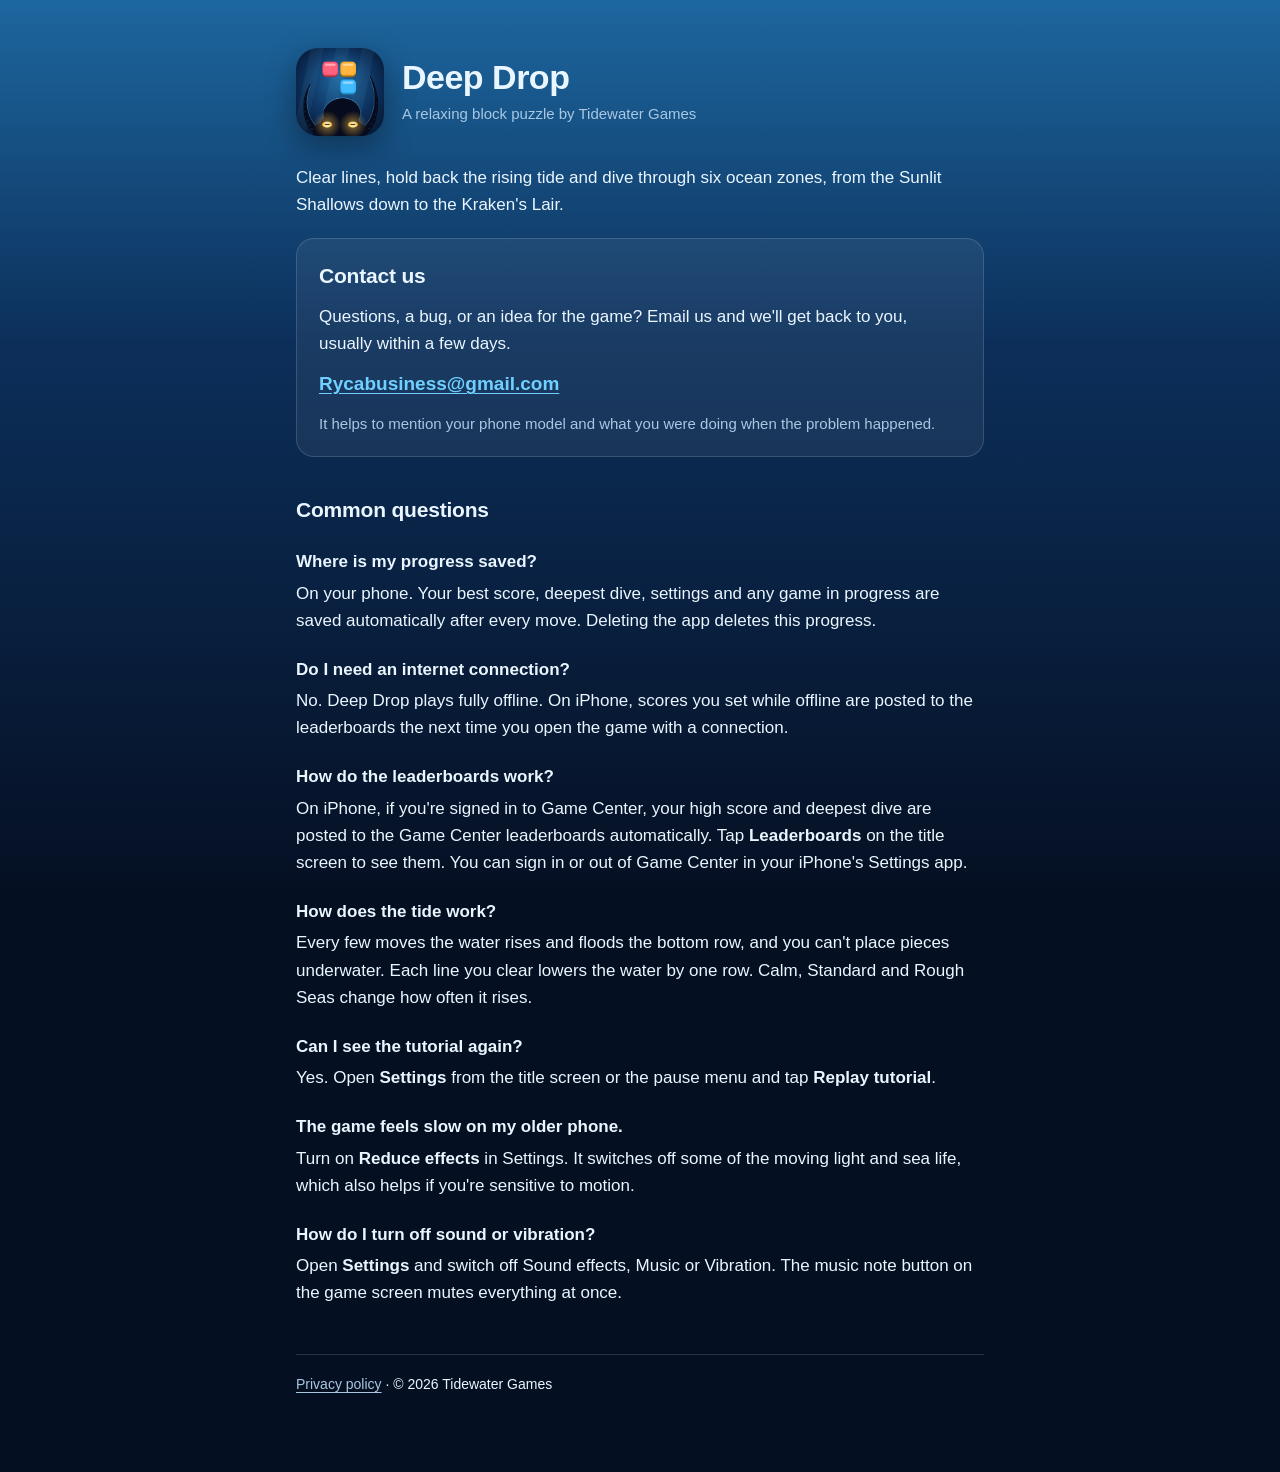
<file: index.html>
<!doctype html>
<html lang="en">
<head>
<meta charset="utf-8">
<meta name="viewport" content="width=device-width, initial-scale=1">
<title>Deep Drop Support</title>
<meta name="description" content="Help and contact for Deep Drop, the relaxing block puzzle by Tidewater Games.">
<link rel="icon" href="icon.png">
<link rel="apple-touch-icon" href="icon.png">
<link rel="stylesheet" href="style.css">
</head>
<body>
<main>
  <header class="app">
    <img src="icon.png" alt="Deep Drop app icon">
    <div>
      <h1>Deep Drop</h1>
      <p class="by">A relaxing block puzzle by Tidewater Games</p>
    </div>
  </header>

  <p>Clear lines, hold back the rising tide and dive through six ocean zones, from the Sunlit Shallows down to the Kraken's Lair.</p>

  <div class="card">
    <h2 style="margin-top:0">Contact us</h2>
    <p>Questions, a bug, or an idea for the game? Email us and we'll get back to you, usually within a few days.</p>
    <p class="contact"><a href="mailto:Rycabusiness@gmail.com">Rycabusiness@gmail.com</a></p>
    <p class="muted">It helps to mention your phone model and what you were doing when the problem happened.</p>
  </div>

  <h2>Common questions</h2>

  <h3>Where is my progress saved?</h3>
  <p>On your phone. Your best score, deepest dive, settings and any game in progress are saved automatically after every move. Deleting the app deletes this progress.</p>

  <h3>Do I need an internet connection?</h3>
  <p>No. Deep Drop plays fully offline. On iPhone, scores you set while offline are posted to the leaderboards the next time you open the game with a connection.</p>

  <h3>How do the leaderboards work?</h3>
  <p>On iPhone, if you're signed in to Game Center, your high score and deepest dive are posted to the Game Center leaderboards automatically. Tap <strong>Leaderboards</strong> on the title screen to see them. You can sign in or out of Game Center in your iPhone's Settings app.</p>

  <h3>How does the tide work?</h3>
  <p>Every few moves the water rises and floods the bottom row, and you can't place pieces underwater. Each line you clear lowers the water by one row. Calm, Standard and Rough Seas change how often it rises.</p>

  <h3>Can I see the tutorial again?</h3>
  <p>Yes. Open <strong>Settings</strong> from the title screen or the pause menu and tap <strong>Replay tutorial</strong>.</p>

  <h3>The game feels slow on my older phone.</h3>
  <p>Turn on <strong>Reduce effects</strong> in Settings. It switches off some of the moving light and sea life, which also helps if you're sensitive to motion.</p>

  <h3>How do I turn off sound or vibration?</h3>
  <p>Open <strong>Settings</strong> and switch off Sound effects, Music or Vibration. The music note button on the game screen mutes everything at once.</p>

  <footer>
    <p><a href="privacy.html">Privacy policy</a> · © 2026 Tidewater Games</p>
  </footer>
</main>
</body>
</html>
</file>
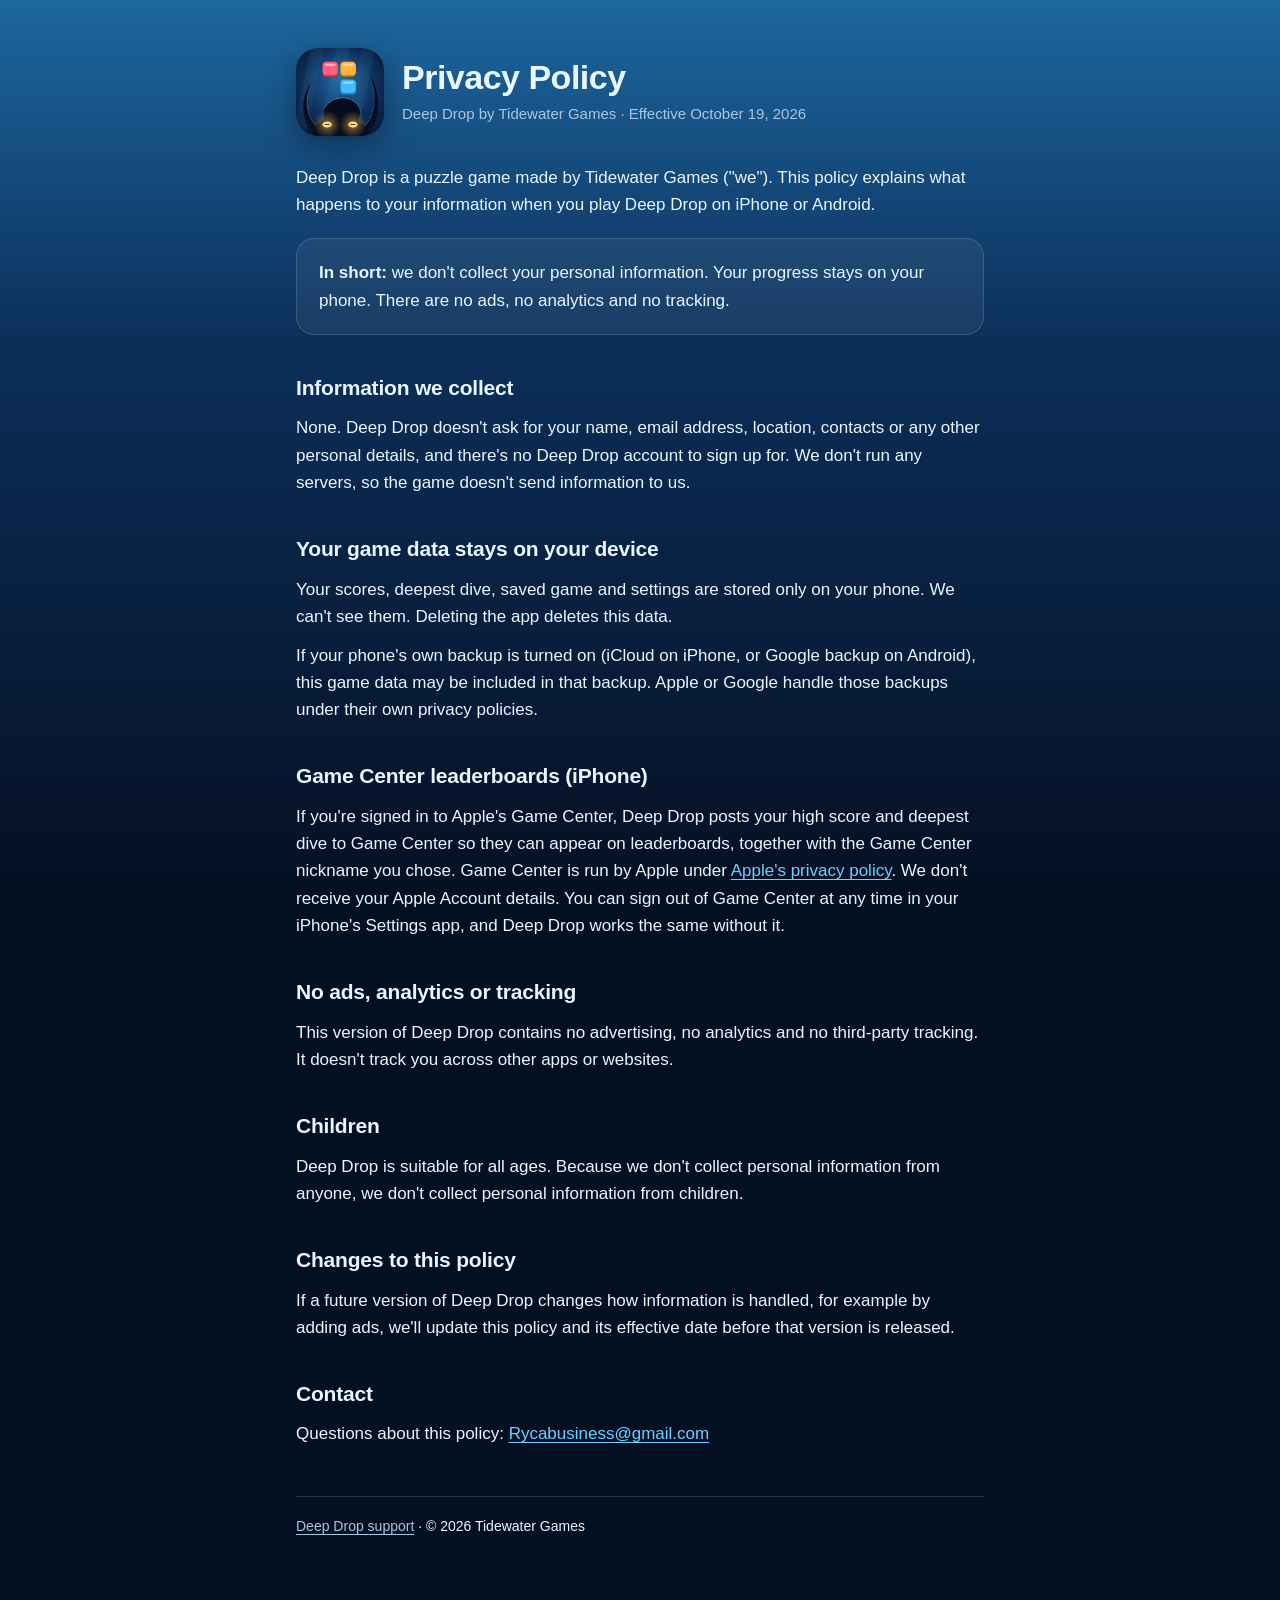
<file: privacy.html>
<!doctype html>
<html lang="en">
<head>
<meta charset="utf-8">
<meta name="viewport" content="width=device-width, initial-scale=1">
<title>Deep Drop Privacy Policy</title>
<meta name="description" content="Privacy policy for Deep Drop by Tidewater Games.">
<link rel="icon" href="icon.png">
<link rel="stylesheet" href="style.css">
</head>
<body>
<main>
  <header class="app">
    <img src="icon.png" alt="Deep Drop app icon">
    <div>
      <h1>Privacy Policy</h1>
      <p class="by">Deep Drop by Tidewater Games · Effective October 19, 2026</p>
    </div>
  </header>

  <p>Deep Drop is a puzzle game made by Tidewater Games ("we"). This policy explains what happens to your information when you play Deep Drop on iPhone or Android.</p>

  <div class="card">
    <p><strong>In short:</strong> we don't collect your personal information. Your progress stays on your phone. There are no ads, no analytics and no tracking.</p>
  </div>

  <h2>Information we collect</h2>
  <p>None. Deep Drop doesn't ask for your name, email address, location, contacts or any other personal details, and there's no Deep Drop account to sign up for. We don't run any servers, so the game doesn't send information to us.</p>

  <h2>Your game data stays on your device</h2>
  <p>Your scores, deepest dive, saved game and settings are stored only on your phone. We can't see them. Deleting the app deletes this data.</p>
  <p>If your phone's own backup is turned on (iCloud on iPhone, or Google backup on Android), this game data may be included in that backup. Apple or Google handle those backups under their own privacy policies.</p>

  <h2>Game Center leaderboards (iPhone)</h2>
  <p>If you're signed in to Apple's Game Center, Deep Drop posts your high score and deepest dive to Game Center so they can appear on leaderboards, together with the Game Center nickname you chose. Game Center is run by Apple under <a href="https://www.apple.com/legal/privacy/">Apple's privacy policy</a>. We don't receive your Apple Account details. You can sign out of Game Center at any time in your iPhone's Settings app, and Deep Drop works the same without it.</p>

  <h2>No ads, analytics or tracking</h2>
  <p>This version of Deep Drop contains no advertising, no analytics and no third-party tracking. It doesn't track you across other apps or websites.</p>

  <h2>Children</h2>
  <p>Deep Drop is suitable for all ages. Because we don't collect personal information from anyone, we don't collect personal information from children.</p>

  <h2>Changes to this policy</h2>
  <p>If a future version of Deep Drop changes how information is handled, for example by adding ads, we'll update this policy and its effective date before that version is released.</p>

  <h2>Contact</h2>
  <p>Questions about this policy: <a href="mailto:Rycabusiness@gmail.com">Rycabusiness@gmail.com</a></p>

  <footer>
    <p><a href="./">Deep Drop support</a> · © 2026 Tidewater Games</p>
  </footer>
</main>
</body>
</html>
</file>
<file: style.css>
:root {
  --sea-top: #1d679f;
  --sea-mid: #0c2f5a;
  --sea-deep: #050f22;
  --card: rgba(255, 255, 255, 0.06);
  --card-line: rgba(255, 255, 255, 0.14);
  --ink: #eaf6ff;
  --muted: #a9c7e2;
  --accent: #6fd0ff;
  --gold: #ffd166;
}

* { box-sizing: border-box; }

html { background: var(--sea-deep); }

body {
  margin: 0;
  min-height: 100vh;
  color: var(--ink);
  font: 17px/1.6 -apple-system, BlinkMacSystemFont, "Segoe UI", Roboto, "Helvetica Neue", Arial, sans-serif;
  background: linear-gradient(180deg, var(--sea-top) 0%, var(--sea-mid) 38%, var(--sea-deep) 100%) fixed;
}

main {
  max-width: 720px;
  margin: 0 auto;
  padding: 48px 16px 64px;
}

header.app {
  display: flex;
  align-items: center;
  gap: 18px;
  margin-bottom: 28px;
}

header.app img {
  width: 88px;
  height: 88px;
  border-radius: 22px;
  box-shadow: 0 10px 30px rgba(0, 0, 0, 0.35);
  flex: none;
}

h1 {
  margin: 0;
  font-size: 34px;
  line-height: 1.15;
  letter-spacing: -0.5px;
}

.by { margin: 4px 0 0; color: var(--muted); font-size: 15px; }

h2 {
  margin: 36px 0 10px;
  font-size: 21px;
  letter-spacing: -0.2px;
}

h3 { margin: 22px 0 4px; font-size: 17px; }

p, li { color: var(--ink); }
p { margin: 0 0 12px; }
ul { padding-left: 22px; margin: 0 0 12px; }

a { color: var(--accent); text-underline-offset: 3px; }
a:focus-visible { outline: 2px solid var(--gold); outline-offset: 3px; border-radius: 4px; }

.card {
  background: var(--card);
  border: 1px solid var(--card-line);
  border-radius: 18px;
  padding: 20px 22px;
  margin: 20px 0;
}

.card p:last-child { margin-bottom: 0; }

.contact {
  font-size: 19px;
  font-weight: 600;
  word-break: break-word;
}

.muted { color: var(--muted); font-size: 15px; }

footer {
  margin-top: 48px;
  padding-top: 18px;
  border-top: 1px solid var(--card-line);
  color: var(--muted);
  font-size: 14px;
}

footer a { color: var(--muted); }

@media (max-width: 480px) {
  main { padding-top: 32px; }
  header.app img { width: 72px; height: 72px; border-radius: 18px; }
  h1 { font-size: 28px; }
}
</file>
